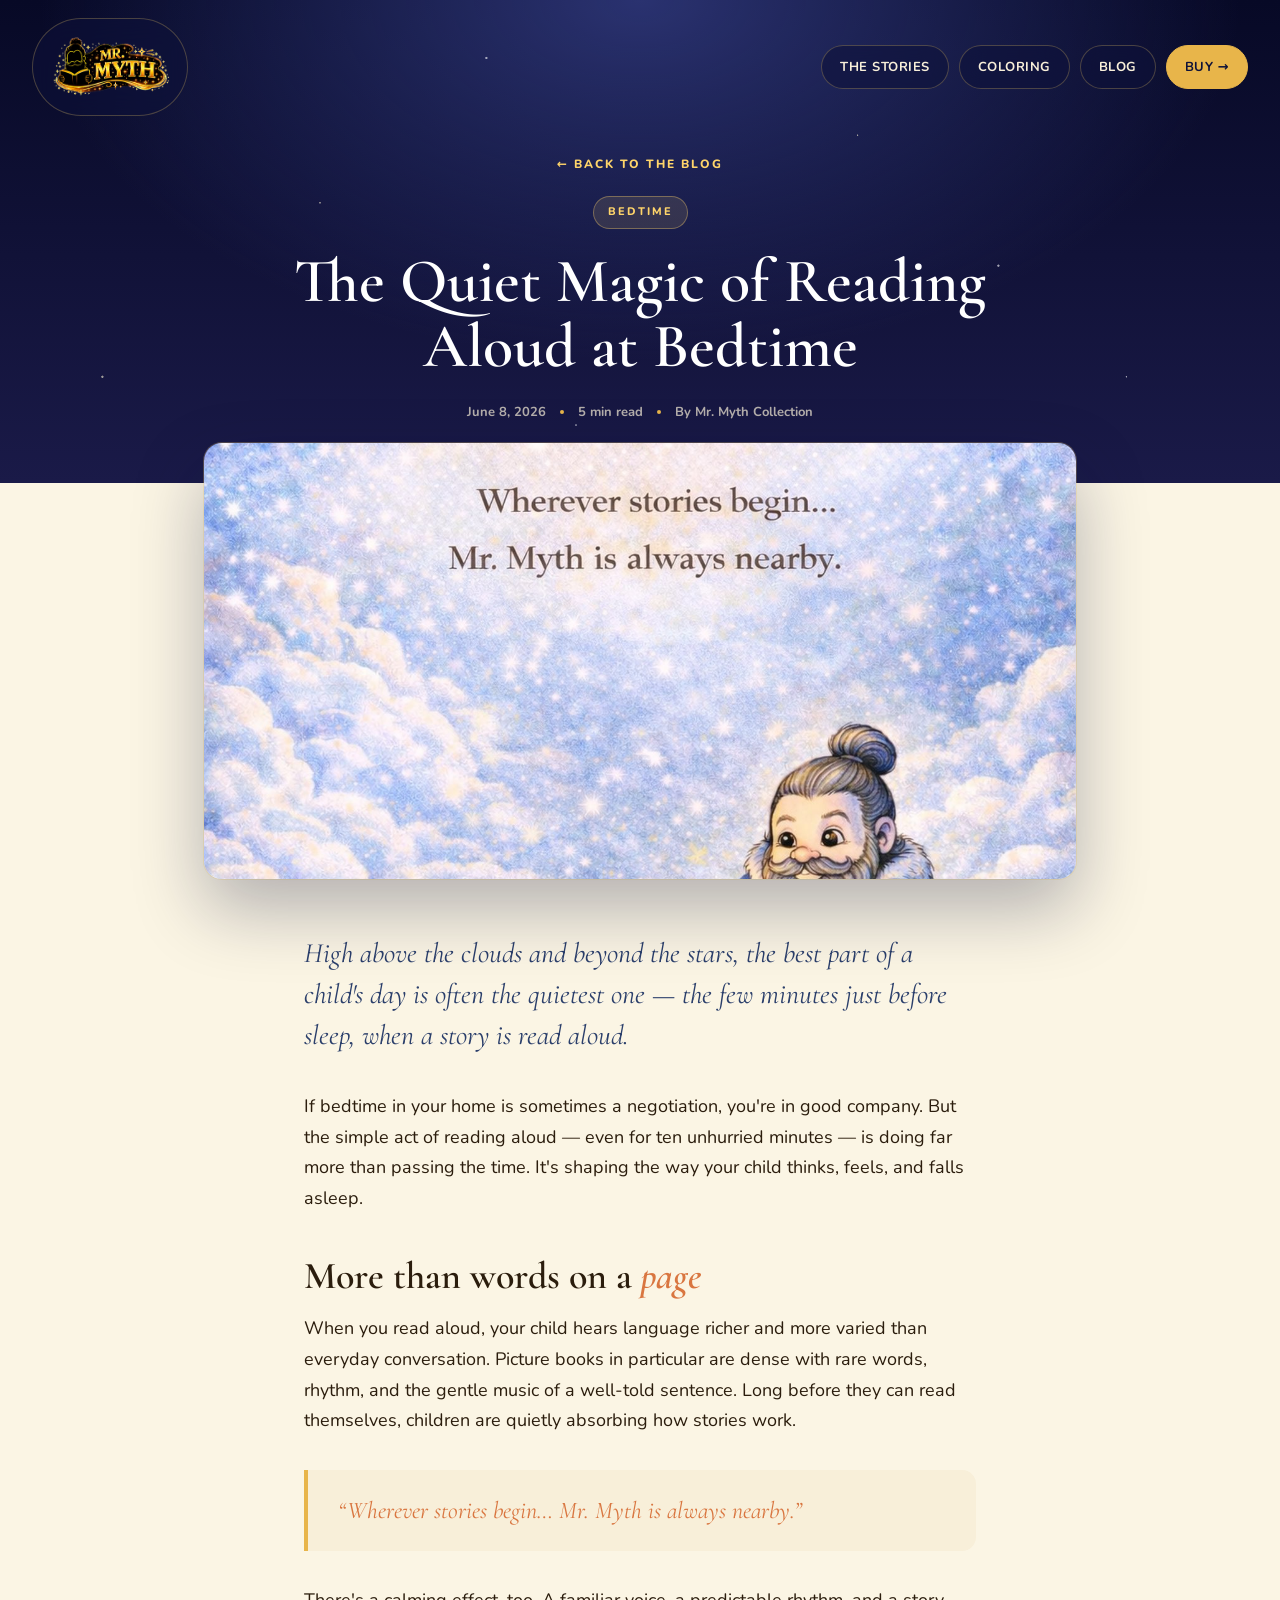
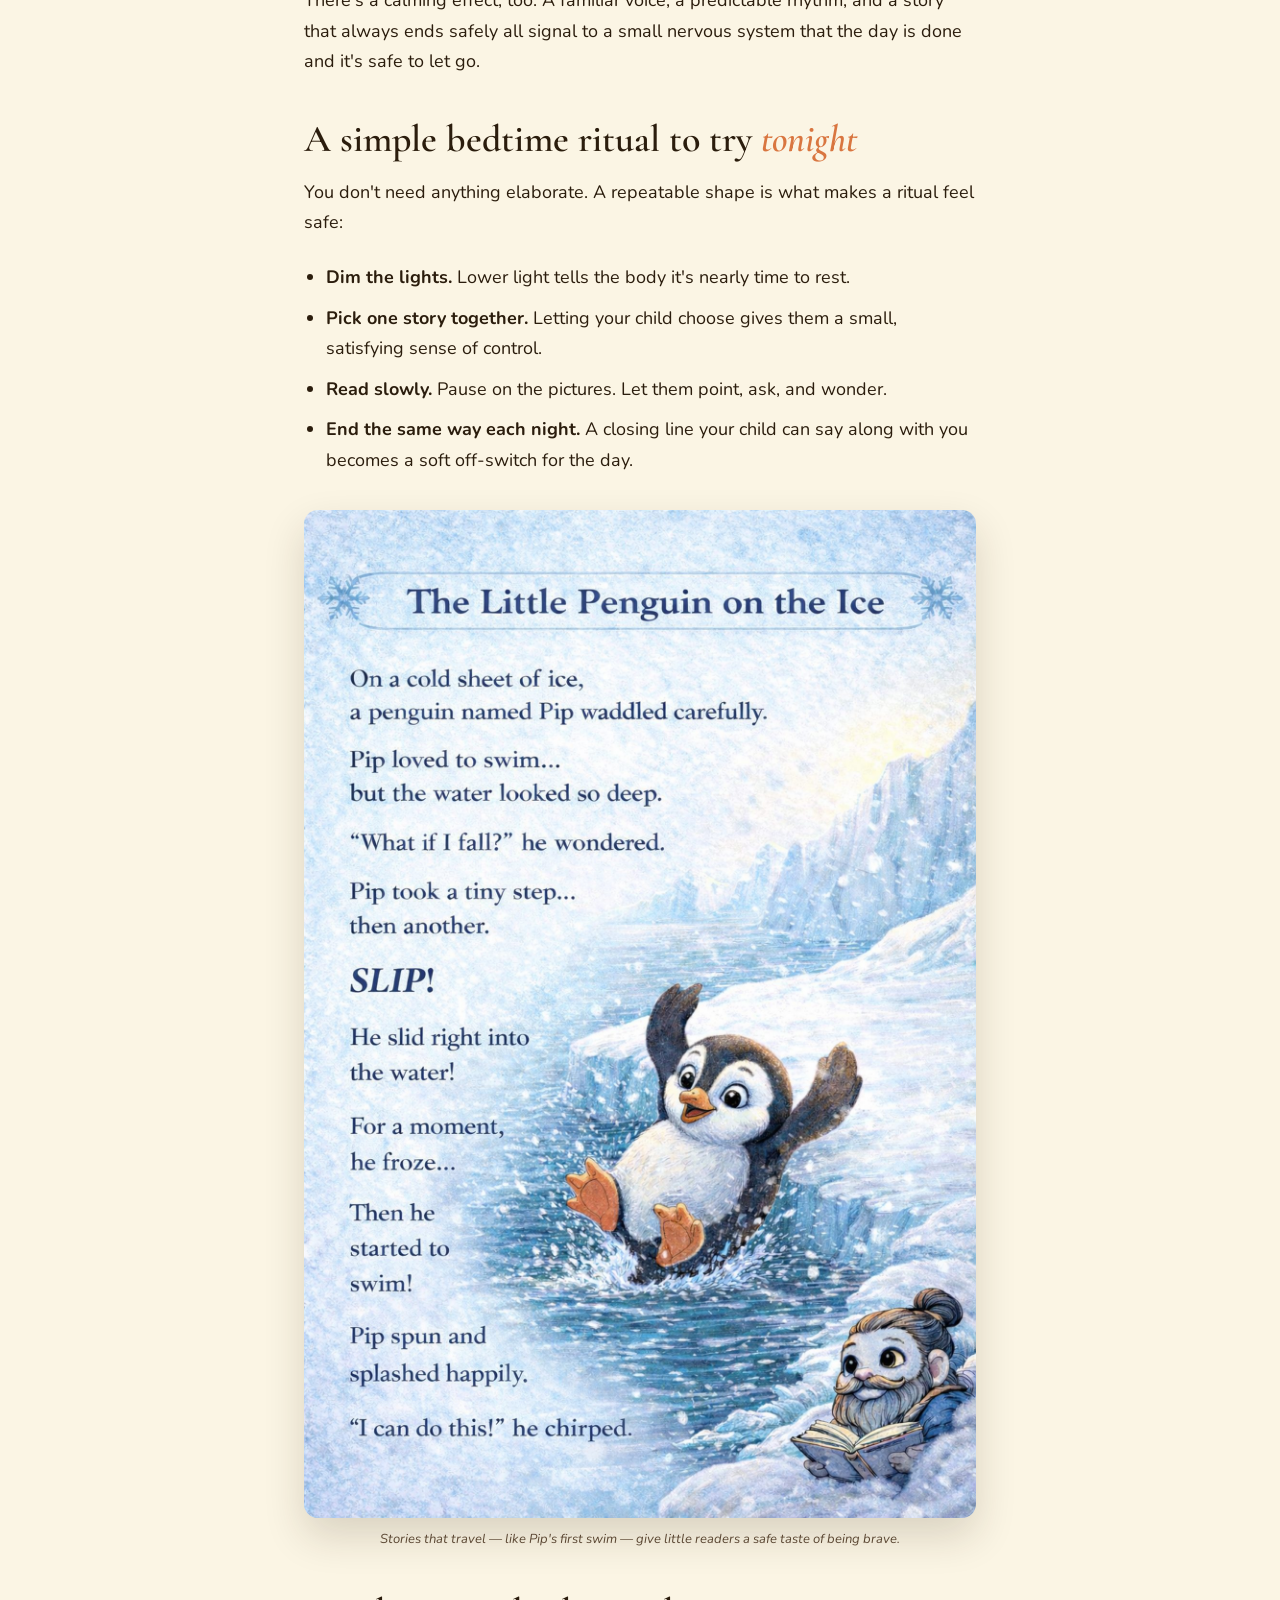
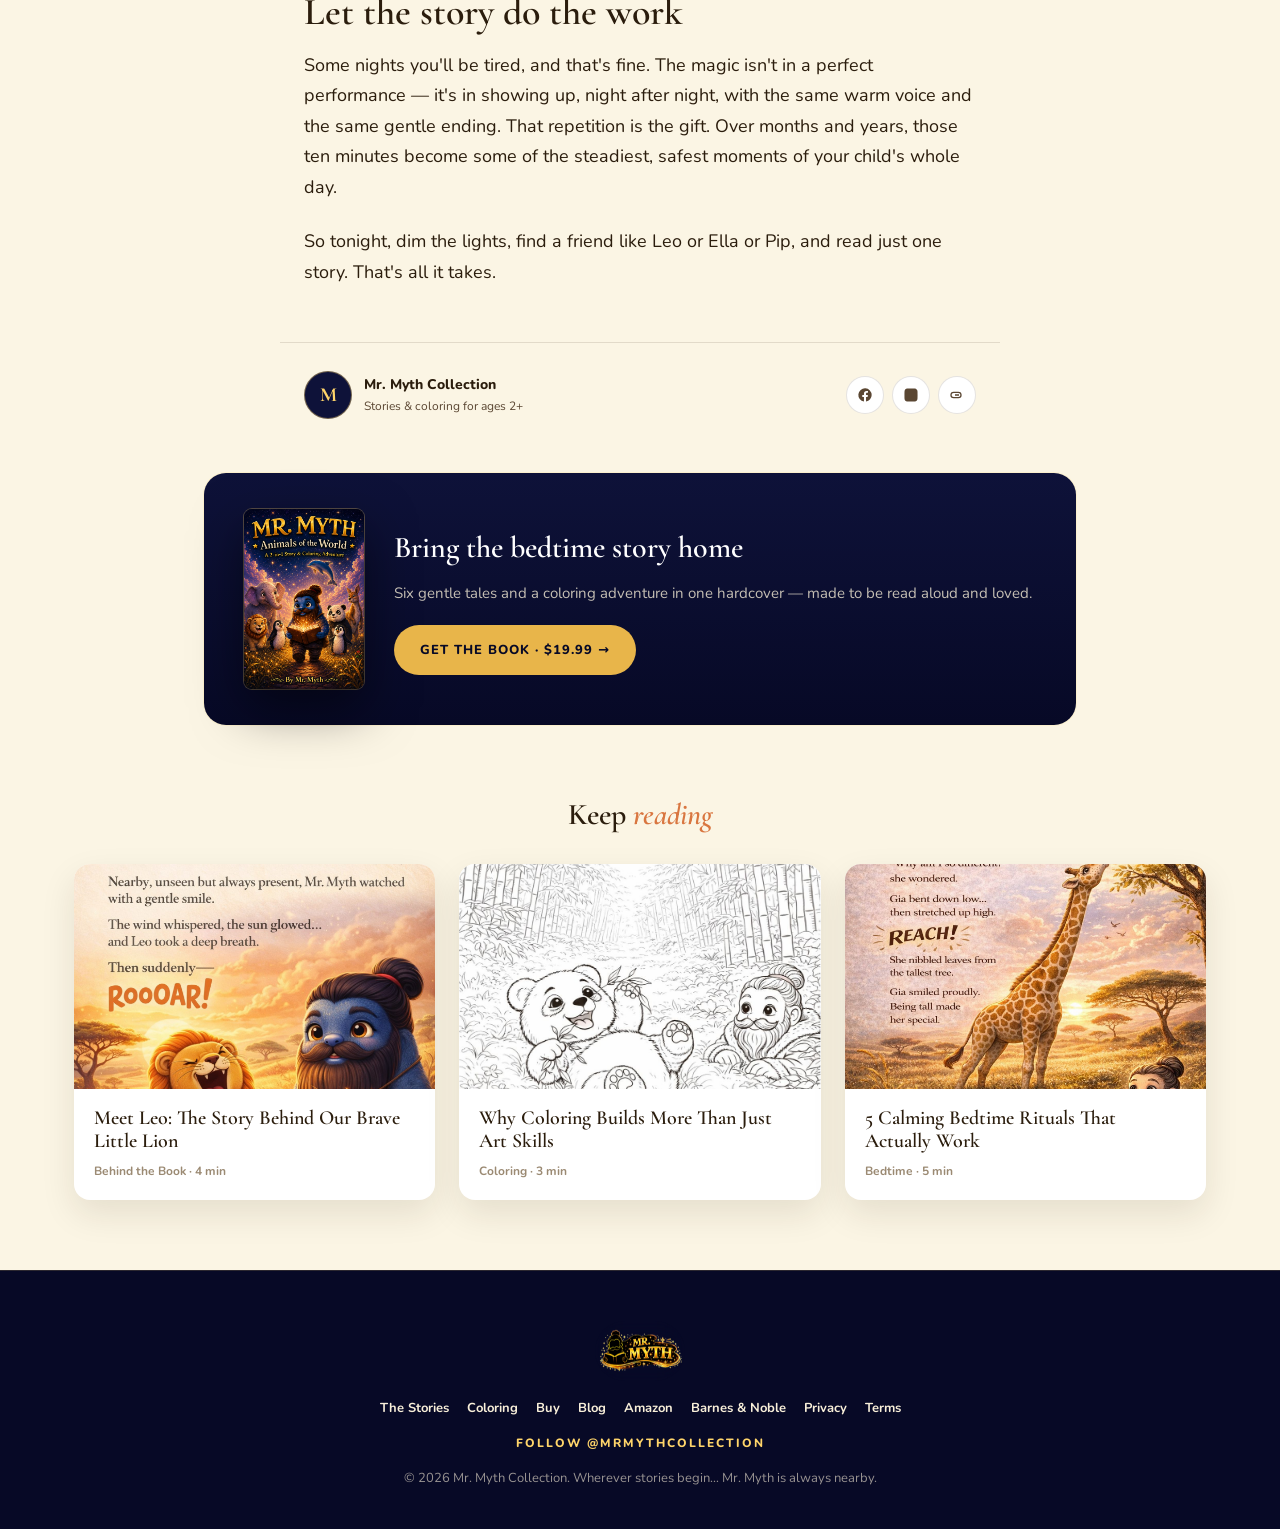
<file: blog/reading-aloud-at-bedtime.html>
<!doctype html>
<html lang="en">
<head>
<meta charset="utf-8" />
<meta name="viewport" content="width=device-width, initial-scale=1" />
<title>The Quiet Magic of Reading Aloud at Bedtime — The Mr. Myth Blog</title>
<meta name="description" content="Just ten minutes of shared story before sleep builds language, calm, and connection. The gentle science of reading aloud, and a simple ritual to try tonight." />
<link rel="icon" type="image/png" href="../images/favicon.png" />
<link rel="apple-touch-icon" href="../images/logo.png" />
<link rel="preconnect" href="https://fonts.googleapis.com" />
<link rel="preconnect" href="https://fonts.gstatic.com" crossorigin />
<link href="https://fonts.googleapis.com/css2?family=Cormorant+Garamond:ital,wght@0,400;0,500;0,600;0,700;1,400&family=Fraunces:opsz,wght,SOFT,WONK@9..144,300..900,0..100,0..1&family=Nunito:wght@400;600;700;800;900&display=swap" rel="stylesheet" />
<style>
  :root{
    --night:#0e1239;
    --night-deep:#070926;
    --gold:#e8b54a;
    --gold-bright:#ffd56a;
    --cream:#f8efd9;
    --paper:#fbf5e4;
    --ember:#d97640;
    --ink:#2b1d0d;
    --soft-ink:#5a4632;
  }
  *{box-sizing:border-box; margin:0; padding:0}
  html,body{overflow-x:hidden}
  html{scroll-behavior:smooth}
  body{
    font-family:'Nunito',system-ui,sans-serif;
    color:var(--ink);
    background:var(--paper);
    line-height:1.7;
  }
  img{display:block; max-width:100%; height:auto}
  a{color:inherit}

  /* NAV (matches main site) */
  .topbar{
    position:fixed; top:0; left:0; right:0; z-index:100;
    display:flex; justify-content:space-between; align-items:center;
    padding:18px 32px; pointer-events:none;
  }
  .topbar > *{pointer-events:auto}
  .brand{
    display:inline-flex; align-items:center; gap:10px;
    background:rgba(14,18,57,.55);
    backdrop-filter:blur(14px); -webkit-backdrop-filter:blur(14px);
    padding:6px 14px; border-radius:999px;
    border:1px solid rgba(255,213,106,.25);
    text-decoration:none; transition:background .2s;
  }
  .brand:hover{background:rgba(14,18,57,.75)}
  .brand img{height:84px; width:auto; display:block}
  .nav-actions{display:flex; gap:10px; align-items:center}
  .nav-pill{
    background:rgba(14,18,57,.55);
    backdrop-filter:blur(14px); -webkit-backdrop-filter:blur(14px);
    color:var(--cream);
    padding:10px 18px; border-radius:999px;
    border:1px solid rgba(255,213,106,.25);
    font-weight:700; font-size:13px; letter-spacing:.5px; text-transform:uppercase;
    text-decoration:none; transition:background .2s, color .2s;
  }
  .nav-pill:hover{background:var(--gold); color:var(--night)}
  .nav-pill.cta{background:var(--gold); color:var(--night); border-color:var(--gold)}
  @media(max-width:680px){.topbar{padding:14px 18px} .nav-pill:not(.cta){display:none}}

  .stars{
    position:absolute; inset:0;
    background:
      radial-gradient(1.5px 1.5px at 12% 18%, #fff 50%, transparent 100%),
      radial-gradient(1px 1px at 25% 42%, #fff8d6 50%, transparent 100%),
      radial-gradient(1.5px 1.5px at 38% 12%, #fff 50%, transparent 100%),
      radial-gradient(1px 1px at 67% 28%, #fff8d6 50%, transparent 100%),
      radial-gradient(1.5px 1.5px at 78% 55%, #fff 50%, transparent 100%),
      radial-gradient(1px 1px at 88% 78%, #fff 50%, transparent 100%),
      radial-gradient(1.5px 1.5px at 8% 78%, #fff8d6 50%, transparent 100%),
      radial-gradient(1px 1px at 45% 88%, #fff 50%, transparent 100%);
    pointer-events:none; opacity:.6;
  }

  /* ARTICLE HERO */
  .article-hero{
    position:relative;
    background:
      radial-gradient(ellipse 1000px 600px at 50% 0%, #2a3270 0%, transparent 60%),
      linear-gradient(180deg, var(--night-deep) 0%, #1a1a48 100%);
    color:var(--cream);
    padding:150px 24px 60px;
    text-align:center;
    overflow:hidden;
  }
  .article-hero-inner{position:relative; z-index:2; max-width:780px; margin:0 auto}
  .crumb{
    display:inline-flex; gap:8px; align-items:center;
    font-size:12px; letter-spacing:2px; text-transform:uppercase; font-weight:800;
    color:var(--gold-bright); margin-bottom:22px; text-decoration:none;
  }
  .crumb:hover{color:var(--gold)}
  .article-tag{
    display:inline-block;
    background:rgba(255,213,106,.12); color:var(--gold-bright);
    padding:6px 14px; border-radius:999px;
    border:1px solid rgba(255,213,106,.35);
    font-size:11px; letter-spacing:2px; text-transform:uppercase; font-weight:800;
    margin-bottom:20px;
  }
  .article-hero h1{
    font-family:'Cormorant Garamond',serif; font-weight:600;
    font-size:clamp(36px,5.2vw,62px); line-height:1.05;
    color:#fff; margin-bottom:22px;
  }
  .article-meta{
    display:flex; gap:14px; justify-content:center; align-items:center; flex-wrap:wrap;
    font-size:13px; color:rgba(248,239,217,.7); font-weight:700;
  }
  .article-meta .dot{width:4px; height:4px; border-radius:50%; background:var(--gold)}

  /* COVER IMAGE */
  .cover-wrap{max-width:920px; margin:-40px auto 0; padding:0 24px; position:relative; z-index:5}
  .cover-wrap img{
    width:100%; aspect-ratio:16/8; object-fit:cover;
    border-radius:18px;
    box-shadow:0 30px 70px rgba(14,18,57,.3), 0 0 0 1px rgba(255,213,106,.25);
  }

  /* ARTICLE BODY */
  .article{max-width:720px; margin:0 auto; padding:54px 24px 20px}
  .article .lede{
    font-family:'Cormorant Garamond',serif;
    font-size:clamp(22px,2.6vw,28px); line-height:1.45;
    color:#2b3f6b; font-style:italic;
    margin-bottom:36px;
  }
  .article p{font-size:18px; color:var(--ink); margin-bottom:24px}
  .article h2{
    font-family:'Cormorant Garamond',serif; font-weight:600;
    font-size:clamp(28px,3.4vw,38px); color:var(--ink);
    margin:42px 0 16px; line-height:1.1;
  }
  .article h2 em{color:var(--ember); font-style:italic}
  .article ul{margin:0 0 24px 22px}
  .article li{font-size:18px; margin-bottom:10px}
  .article blockquote{
    margin:34px 0; padding:24px 30px;
    background:var(--cream);
    border-left:4px solid var(--gold);
    border-radius:0 14px 14px 0;
    font-family:'Cormorant Garamond',serif;
    font-size:24px; font-style:italic; color:var(--ember); line-height:1.4;
  }
  .article .figure{margin:34px 0}
  .article .figure img{border-radius:14px; box-shadow:0 18px 40px rgba(43,29,13,.16)}
  .article .figure figcaption{
    text-align:center; font-size:13px; color:var(--soft-ink);
    margin-top:10px; font-style:italic;
  }

  /* AUTHOR / SHARE */
  .article-foot{
    max-width:720px; margin:10px auto 0; padding:0 24px;
    display:flex; align-items:center; gap:16px; flex-wrap:wrap;
    border-top:1px solid rgba(43,29,13,.12); padding-top:28px;
  }
  .author{display:flex; align-items:center; gap:12px}
  .author .av{
    width:48px; height:48px; border-radius:50%;
    background:var(--night); color:var(--gold-bright);
    display:flex; align-items:center; justify-content:center;
    font-family:'Cormorant Garamond',serif; font-weight:700; font-size:20px;
    border:1px solid rgba(255,213,106,.4);
  }
  .author .name{font-weight:800; font-size:14px; color:var(--ink)}
  .author .role{font-size:12px; color:var(--soft-ink)}
  .share{margin-left:auto; display:flex; gap:8px}
  .share a{
    width:38px; height:38px; border-radius:50%;
    background:#fff; border:1px solid rgba(43,29,13,.12);
    display:flex; align-items:center; justify-content:center;
    color:var(--soft-ink); transition:transform .2s, color .2s, background .2s;
  }
  .share a:hover{transform:translateY(-2px); background:var(--night); color:var(--gold-bright)}
  .share svg{width:16px; height:16px; fill:currentColor}

  /* BOOK CTA */
  .book-cta{max-width:920px; margin:54px auto 0; padding:0 24px}
  .book-cta-inner{
    display:grid; grid-template-columns:auto 1fr; gap:30px; align-items:center;
    background:linear-gradient(180deg,var(--night) 0%, var(--night-deep) 100%);
    border-radius:22px; padding:36px 40px; color:var(--cream);
    box-shadow:0 0 0 1px rgba(255,213,106,.18);
  }
  @media(max-width:600px){.book-cta-inner{grid-template-columns:1fr; text-align:center; justify-items:center}}
  .book-cta-inner img{width:120px; border-radius:8px; box-shadow:0 20px 50px rgba(0,0,0,.5), 0 0 0 1px rgba(255,213,106,.3)}
  .book-cta-inner h3{font-family:'Cormorant Garamond',serif; font-weight:600; font-size:30px; color:#fff; margin-bottom:8px}
  .book-cta-inner p{color:rgba(248,239,217,.78); font-size:15px; margin-bottom:18px}
  .btn-gold{
    display:inline-flex; align-items:center; gap:10px;
    background:var(--gold); color:var(--night-deep);
    padding:14px 26px; border-radius:999px;
    font-weight:800; font-size:13px; letter-spacing:1px; text-transform:uppercase;
    text-decoration:none; transition:transform .2s;
  }
  .btn-gold:hover{transform:translateY(-2px)}

  /* RELATED */
  .related{max-width:1180px; margin:64px auto 0; padding:0 24px}
  .related h3{font-family:'Cormorant Garamond',serif; font-weight:600; font-size:30px; color:var(--ink); margin-bottom:24px; text-align:center}
  .related h3 em{color:var(--ember); font-style:italic}
  .rel-grid{display:grid; grid-template-columns:repeat(3,1fr); gap:24px}
  @media(max-width:780px){.rel-grid{grid-template-columns:1fr}}
  .rel-card{background:#fff; border-radius:16px; overflow:hidden; text-decoration:none; box-shadow:0 14px 34px rgba(43,29,13,.1); transition:transform .2s}
  .rel-card:hover{transform:translateY(-4px)}
  .rel-card img{aspect-ratio:16/10; object-fit:cover; width:100%}
  .rel-card .rb{padding:18px 20px}
  .rel-card h4{font-family:'Cormorant Garamond',serif; font-weight:600; font-size:20px; color:var(--ink); line-height:1.15}
  .rel-card .rm{font-size:12px; color:#9b8a73; font-weight:700; margin-top:8px}

  footer{
    background:var(--night-deep); color:rgba(248,239,217,.6);
    padding:50px 32px 40px; text-align:center;
    border-top:1px solid rgba(255,213,106,.15); font-size:13px; margin-top:70px;
  }
  footer .brand{margin:0 auto 16px; display:inline-flex; background:transparent; border:none; padding:0}
  footer .brand img{height:60px}
  footer .links{display:flex; gap:18px; justify-content:center; margin-bottom:14px; flex-wrap:wrap}
  footer .links a{color:var(--cream); text-decoration:none; font-weight:700; font-size:13px}
  footer .links a:hover{color:var(--gold-bright)}
  footer .handle{display:block; font-size:12px; letter-spacing:2px; text-transform:uppercase; color:var(--gold-bright); font-weight:800; margin-bottom:14px}

  .preview-flag{
    position:fixed; bottom:16px; left:50%; transform:translateX(-50%); z-index:200;
    background:var(--ember); color:#fff; padding:8px 18px; border-radius:999px;
    font-size:12px; font-weight:800; letter-spacing:1px; text-transform:uppercase;
    box-shadow:0 10px 30px rgba(0,0,0,.3); opacity:.92;
  }
</style>
</head>
<body>

<!-- NAV -->
<header class="topbar">
  <a href="../index.html" class="brand" aria-label="Mr. Myth"><img src="../images/logo-nav.png" alt="Mr. Myth" /></a>
  <div class="nav-actions">
    <a href="../index.html#journey" class="nav-pill">The Stories</a>
    <a href="../index.html#coloring" class="nav-pill">Coloring</a>
    <a href="index.html" class="nav-pill">Blog</a>
    <a class="nav-pill cta" href="https://www.amazon.com/-/en/Mr-Myth-Collection/dp/B0H2DHSHDG/" target="_blank" rel="noopener">Buy →</a>
  </div>
</header>

<!-- ARTICLE HERO -->
<section class="article-hero">
  <div class="stars"></div>
  <div class="article-hero-inner">
    <a href="index.html" class="crumb">← Back to the Blog</a>
    <div><span class="article-tag">Bedtime</span></div>
    <h1>The Quiet Magic of Reading Aloud at Bedtime</h1>
    <div class="article-meta">
      <span>June 8, 2026</span><span class="dot"></span><span>5 min read</span><span class="dot"></span><span>By Mr. Myth Collection</span>
    </div>
  </div>
</section>

<div class="cover-wrap">
  <img src="../images/intro.jpg" alt="A calm bedtime scene under the clouds" />
</div>

<!-- ARTICLE -->
<article class="article">
  <p class="lede">High above the clouds and beyond the stars, the best part of a child's day is often the quietest one — the few minutes just before sleep, when a story is read aloud.</p>

  <p>If bedtime in your home is sometimes a negotiation, you're in good company. But the simple act of reading aloud — even for ten unhurried minutes — is doing far more than passing the time. It's shaping the way your child thinks, feels, and falls asleep.</p>

  <h2>More than words on a <em>page</em></h2>
  <p>When you read aloud, your child hears language richer and more varied than everyday conversation. Picture books in particular are dense with rare words, rhythm, and the gentle music of a well-told sentence. Long before they can read themselves, children are quietly absorbing how stories work.</p>

  <blockquote>“Wherever stories begin… Mr. Myth is always nearby.”</blockquote>

  <p>There's a calming effect, too. A familiar voice, a predictable rhythm, and a story that always ends safely all signal to a small nervous system that the day is done and it's safe to let go.</p>

  <h2>A simple bedtime ritual to try <em>tonight</em></h2>
  <p>You don't need anything elaborate. A repeatable shape is what makes a ritual feel safe:</p>
  <ul>
    <li><strong>Dim the lights.</strong> Lower light tells the body it's nearly time to rest.</li>
    <li><strong>Pick one story together.</strong> Letting your child choose gives them a small, satisfying sense of control.</li>
    <li><strong>Read slowly.</strong> Pause on the pictures. Let them point, ask, and wonder.</li>
    <li><strong>End the same way each night.</strong> A closing line your child can say along with you becomes a soft off-switch for the day.</li>
  </ul>

  <div class="figure">
    <img src="../images/penguin.jpg" alt="Pip the penguin on the ice" />
    <figcaption>Stories that travel — like Pip's first swim — give little readers a safe taste of being brave.</figcaption>
  </div>

  <h2>Let the story do the work</h2>
  <p>Some nights you'll be tired, and that's fine. The magic isn't in a perfect performance — it's in showing up, night after night, with the same warm voice and the same gentle ending. That repetition is the gift. Over months and years, those ten minutes become some of the steadiest, safest moments of your child's whole day.</p>

  <p>So tonight, dim the lights, find a friend like Leo or Ella or Pip, and read just one story. That's all it takes.</p>
</article>

<!-- FOOT: author + share -->
<div class="article-foot">
  <div class="author">
    <div class="av">M</div>
    <div>
      <div class="name">Mr. Myth Collection</div>
      <div class="role">Stories &amp; coloring for ages 2+</div>
    </div>
  </div>
  <div class="share">
    <a href="#" aria-label="Share on Facebook"><svg viewBox="0 0 24 24"><path d="M22 12a10 10 0 1 0-11.56 9.88v-6.99H7.9V12h2.54V9.8c0-2.51 1.49-3.9 3.78-3.9 1.09 0 2.24.2 2.24.2v2.47h-1.26c-1.24 0-1.63.77-1.63 1.56V12h2.77l-.44 2.89h-2.33v6.99A10 10 0 0 0 22 12z"/></svg></a>
    <a href="#" aria-label="Share on Instagram"><svg viewBox="0 0 24 24"><path d="M12 2.2c3.2 0 3.58 0 4.85.07 1.17.05 1.8.25 2.23.41.56.22.96.48 1.38.9.42.42.68.82.9 1.38.16.42.36 1.06.41 2.23.06 1.27.07 1.65.07 4.85s0 3.58-.07 4.85c-.05 1.17-.25 1.8-.41 2.23-.22.56-.48.96-.9 1.38-.42.42-.82.68-1.38.9-.42.16-1.06.36-2.23.41-1.27.06-1.65.07-4.85.07s-3.58 0-4.85-.07c-1.17-.05-1.8-.25-2.23-.41a3.7 3.7 0 0 1-1.38-.9 3.7 3.7 0 0 1-.9-1.38c-.16-.42-.36-1.06-.41-2.23C2.2 15.58 2.2 15.2 2.2 12s0-3.58.07-4.85c.05-1.17.25-1.8.41-2.23.22-.56.48-.96.9-1.38.42-.42.82-.68 1.38-.9.42-.16 1.06-.36 2.23-.41C8.42 2.2 8.8 2.2 12 2.2z"/></svg></a>
    <a href="#" aria-label="Copy link"><svg viewBox="0 0 24 24"><path d="M3.9 12a3.1 3.1 0 0 1 3.1-3.1h4V7h-4a5 5 0 0 0 0 10h4v-1.9h-4A3.1 3.1 0 0 1 3.9 12zm5.1 1h6v-2H9v2zm5-6h-4v1.9h4a3.1 3.1 0 0 1 0 6.2h-4V17h4a5 5 0 0 0 0-10z"/></svg></a>
  </div>
</div>

<!-- BOOK CTA -->
<div class="book-cta">
  <div class="book-cta-inner">
    <img src="../images/cover.jpg" alt="Mr. Myth — Animals of the World book cover" />
    <div>
      <h3>Bring the bedtime story home</h3>
      <p>Six gentle tales and a coloring adventure in one hardcover — made to be read aloud and loved.</p>
      <a class="btn-gold" href="https://www.amazon.com/-/en/Mr-Myth-Collection/dp/B0H2DHSHDG/" target="_blank" rel="noopener">Get the book · $19.99 →</a>
    </div>
  </div>
</div>

<!-- RELATED -->
<section class="related">
  <h3>Keep <em>reading</em></h3>
  <div class="rel-grid">
    <a href="reading-aloud-at-bedtime.html" class="rel-card">
      <img src="../images/lion.jpg" alt="Leo the lion" />
      <div class="rb"><h4>Meet Leo: The Story Behind Our Brave Little Lion</h4><div class="rm">Behind the Book · 4 min</div></div>
    </a>
    <a href="reading-aloud-at-bedtime.html" class="rel-card">
      <img src="../images/coloring_panda.jpg" alt="Coloring a panda" />
      <div class="rb"><h4>Why Coloring Builds More Than Just Art Skills</h4><div class="rm">Coloring · 3 min</div></div>
    </a>
    <a href="reading-aloud-at-bedtime.html" class="rel-card">
      <img src="../images/giraffe.jpg" alt="Gia the giraffe" />
      <div class="rb"><h4>5 Calming Bedtime Rituals That Actually Work</h4><div class="rm">Bedtime · 5 min</div></div>
    </a>
  </div>
</section>

<!-- FOOTER -->
<footer>
  <a href="../index.html" class="brand" aria-label="Mr. Myth"><img src="../images/logo-nav.png" alt="Mr. Myth" /></a>
  <div class="links">
    <a href="../index.html#journey">The Stories</a>
    <a href="../index.html#coloring">Coloring</a>
    <a href="../index.html#buy">Buy</a>
    <a href="index.html">Blog</a>
    <a href="https://www.amazon.com/-/en/Mr-Myth-Collection/dp/B0H2DHSHDG/" target="_blank" rel="noopener">Amazon</a>
    <a href="https://www.barnesandnoble.com/w/mr-myth-animals-of-the-world-mr-myth/1150339600?ean=9798258409799" target="_blank" rel="noopener">Barnes &amp; Noble</a>
    <a href="../privacy.html">Privacy</a>
    <a href="../terms.html">Terms</a>
  </div>
  <span class="handle">Follow @mrmythcollection</span>
  <p>© 2026 Mr. Myth Collection. Wherever stories begin… Mr. Myth is always nearby.</p>
</footer>

</body>
</html>
</file>
